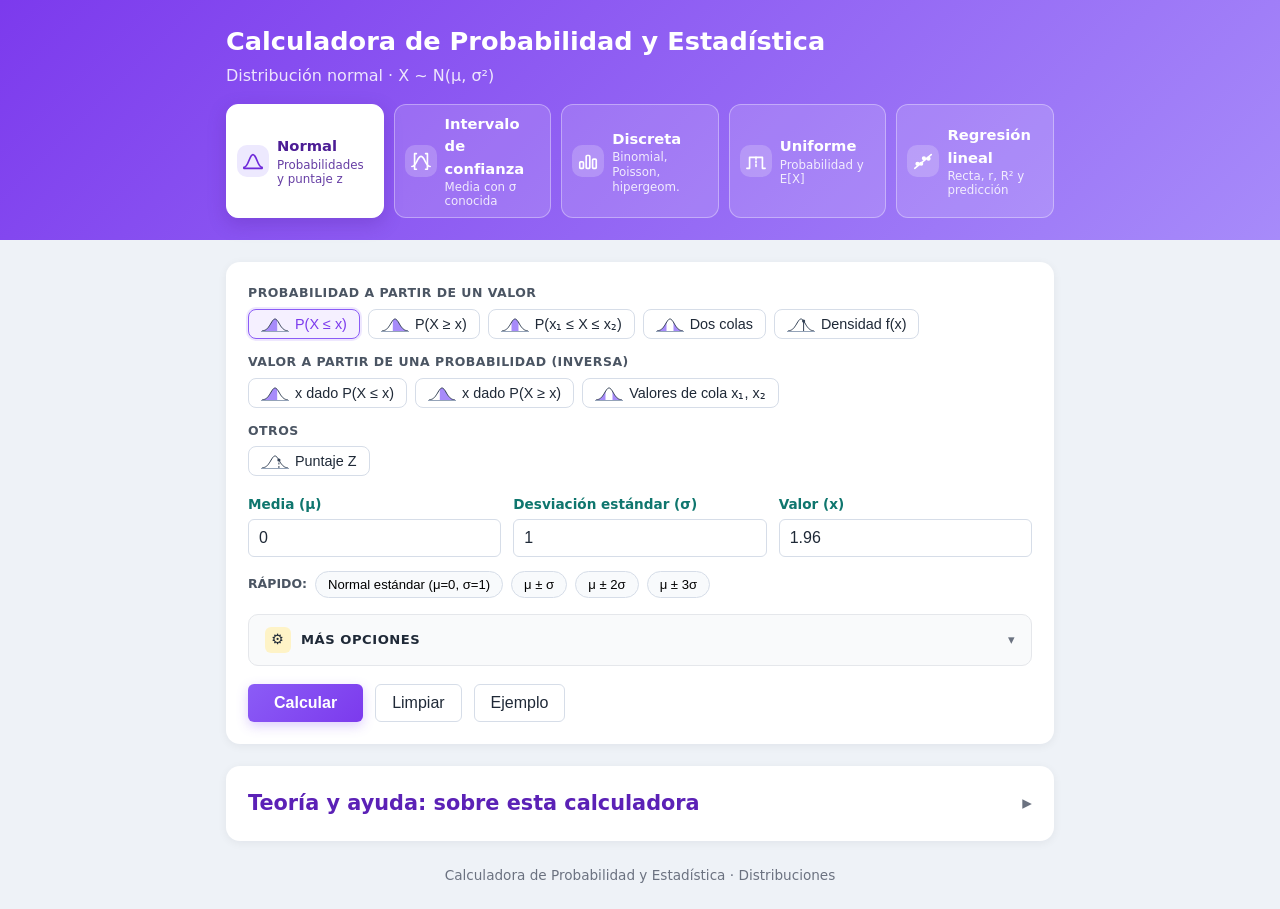
<file: index.html>
<!DOCTYPE html>
<html lang="es">
<head>
  <meta charset="UTF-8">
  <meta name="viewport" content="width=device-width, initial-scale=1">
  <title>Calculadora de Probabilidad y Estadística</title>
  <link rel="stylesheet" href="css/styles.css?v=48">
</head>
<body>
  <header class="site-header">
    <div class="wrap">
      <h1>Calculadora de Probabilidad y Estadística</h1>
      <p class="subtitle" id="calcSubtitle">Distribución normal · X ~ N(μ, σ²)</p>
      <nav class="calc-switch" role="tablist" aria-label="Elegir calculadora">
        <button class="calc-tab active" role="tab" data-calc-tab="normal">
          <span class="calc-tab-icon"><svg viewBox="0 0 24 24" width="22" height="22" fill="none" stroke="currentColor" stroke-width="1.8" stroke-linecap="round" stroke-linejoin="round" aria-hidden="true"><path d="M2 19 C7 19 8 5 12 5 S17 19 22 19"/><line x1="2" y1="20" x2="22" y2="20"/></svg></span>
          <span><b>Normal</b><small>Probabilidades y puntaje z</small></span>
        </button>
        <button class="calc-tab" role="tab" data-calc-tab="ci">
          <span class="calc-tab-icon"><svg viewBox="0 0 24 24" width="22" height="22" fill="none" stroke="currentColor" stroke-width="1.8" stroke-linecap="round" stroke-linejoin="round" aria-hidden="true"><path d="M2 18 C7 18 8 7 12 7 S17 18 22 18"/><path d="M7 4 H5 V21 H7"/><path d="M17 4 H19 V21 H17"/></svg></span>
          <span><b>Intervalo de confianza</b><small>Media con σ conocida</small></span>
        </button>
        <button class="calc-tab" role="tab" data-calc-tab="disc">
          <span class="calc-tab-icon"><svg viewBox="0 0 24 24" width="22" height="22" fill="none" stroke="currentColor" stroke-width="1.8" stroke-linecap="round" stroke-linejoin="round" aria-hidden="true"><rect x="3" y="13" width="4" height="7" rx="1"/><rect x="10" y="6" width="4" height="14" rx="1"/><rect x="17" y="10" width="4" height="10" rx="1"/></svg></span>
          <span><b>Discreta</b><small>Binomial, Poisson, hipergeom.</small></span>
        </button>
        <button class="calc-tab" role="tab" data-calc-tab="unif">
          <span class="calc-tab-icon"><svg viewBox="0 0 24 24" width="22" height="22" fill="none" stroke="currentColor" stroke-width="1.8" stroke-linecap="round" stroke-linejoin="round" aria-hidden="true"><path d="M2 20 H5 V8 H19 V20 H22"/><line x1="12" y1="8" x2="12" y2="20" stroke-dasharray="2 2"/></svg></span>
          <span><b>Uniforme</b><small>Probabilidad y E[X]</small></span>
        </button>
        <button class="calc-tab" role="tab" data-calc-tab="reg">
          <span class="calc-tab-icon"><svg viewBox="0 0 24 24" width="22" height="22" fill="none" stroke="currentColor" stroke-width="1.8" stroke-linecap="round" stroke-linejoin="round" aria-hidden="true"><line x1="3" y1="20" x2="21" y2="5"/><circle cx="6" cy="15" r="1.4" fill="currentColor"/><circle cx="10" cy="15" r="1.4" fill="currentColor"/><circle cx="13" cy="9" r="1.4" fill="currentColor"/><circle cx="18" cy="9.5" r="1.4" fill="currentColor"/></svg></span>
          <span><b>Regresión lineal</b><small>Recta, r, R² y predicción</small></span>
        </button>
      </nav>
    </div>
  </header>

  <main class="wrap">
    <section class="card" id="calculator" data-calc="normal">
      <!-- Tipo de cálculo -->
      <div class="group-title">Probabilidad a partir de un valor</div>
      <div class="mode-row">
        <button class="mode-btn active" data-mode="left">P(X ≤ x)</button>
        <button class="mode-btn" data-mode="right">P(X ≥ x)</button>
        <button class="mode-btn" data-mode="between">P(x₁ ≤ X ≤ x₂)</button>
        <button class="mode-btn" data-mode="tails">Dos colas</button>
        <button class="mode-btn" data-mode="density">Densidad f(x)</button>
      </div>

      <div class="group-title">Valor a partir de una probabilidad (inversa)</div>
      <div class="mode-row">
        <button class="mode-btn" data-mode="invLeft">x dado P(X ≤ x)</button>
        <button class="mode-btn" data-mode="invRight">x dado P(X ≥ x)</button>
        <button class="mode-btn" data-mode="invTails">Valores de cola x₁, x₂</button>
      </div>

      <div class="group-title">Otros</div>
      <div class="mode-row">
        <button class="mode-btn" data-mode="zscore">Puntaje Z</button>
      </div>

      <!-- Parámetros -->
      <div class="inputs">
        <label class="field">
          <span>Media (μ)</span>
          <input type="number" id="mu" value="0" step="any">
        </label>
        <label class="field">
          <span>Desviación estándar (σ)</span>
          <input type="number" id="sigma" value="1" step="any" min="0">
        </label>
        <label class="field" data-show="x1">
          <span id="x1Label">Valor (x)</span>
          <input type="number" id="x1" value="1.96" step="any">
        </label>
        <label class="field" data-show="x2">
          <span>Valor superior (x₂)</span>
          <input type="number" id="x2" value="1.96" step="any">
        </label>
        <label class="field" data-show="p">
          <span id="pLabel">Probabilidad (p)</span>
          <input type="number" id="p" value="0.95" step="any" min="0" max="1">
        </label>
        <label class="field" data-show="pType">
          <span>La probabilidad es</span>
          <select id="pType">
            <option value="center">Central (1 − α)</option>
            <option value="tails">Total en las dos colas (α)</option>
          </select>
        </label>
      </div>

      <div class="quick">
        <span class="quick-title">Rápido:</span>
        <button class="chip" data-quick="std">Normal estándar (μ=0, σ=1)</button>
        <button class="chip" data-quick="1">μ ± σ</button>
        <button class="chip" data-quick="2">μ ± 2σ</button>
        <button class="chip" data-quick="3">μ ± 3σ</button>
      </div>

      <details class="more">
        <summary><span class="icon">⚙</span> Más opciones</summary>
        <div class="more-body">
          <label class="field inline">
            <span>Decimales</span>
            <select id="decimals">
              <option>2</option><option>3</option><option selected>4</option>
              <option>5</option><option>6</option><option>8</option><option>10</option>
            </select>
          </label>
          <label class="field inline">
            <span>Rango del gráfico (± σ)</span>
            <select id="range">
              <option value="3">± 3σ</option>
              <option value="4" selected>± 4σ</option>
              <option value="5">± 5σ</option>
            </select>
          </label>
        </div>
      </details>

      <div class="actions">
        <button class="btn primary" id="calcBtn">Calcular</button>
        <button class="btn" id="clearBtn">Limpiar</button>
        <button class="btn" id="exampleBtn">Ejemplo</button>
      </div>

      <div class="error" id="error" hidden></div>

      <!-- Resultado -->
      <div class="result-card" id="resultCard" hidden>
        <h2 class="section-title">Resultado</h2>
        <div class="result-box">
          <div class="result-main" id="resultMain"></div>
          <div class="result-pct" id="resultPct"></div>
          <div class="result-sub" id="resultSub"></div>
        </div>

        <p class="explanation" id="explanation"></p>

        <div class="fold-bar">
          <span class="muted small">Más detalles</span>
          <button class="link-btn" id="expandAll">Abrir todo</button>
          <button class="link-btn" id="collapseAll">Cerrar todo</button>
        </div>

        <details class="fold" data-fold="chart">
          <summary><span class="fold-icon">📈</span> Gráfico interactivo</summary>
          <div class="fold-body">
        <div class="chart-box">
          <svg id="chart" xmlns="http://www.w3.org/2000/svg" role="img" aria-label="Gráfico de la distribución normal"></svg>
          <div class="chart-tools">
            <button class="btn small" data-png="chart" data-png-name="distribucion-normal.png">Guardar PNG</button>
            <label class="toggle"><input type="checkbox" id="showLabels" checked><span class="slider"></span> Etiquetas</label>
            <label class="toggle"><input type="checkbox" id="showSigma"><span class="slider"></span> Marcas σ</label>
            <label class="field inline">
              <span>Tamaño de fuente</span>
              <select id="fontScale">
                <option value="1" selected>1×</option>
                <option value="1.25">1.25×</option>
                <option value="1.5">1.5×</option>
              </select>
            </label>
          </div>
        </div>
        <p class="hint" id="dragHint">Tip: pasá el mouse sobre el gráfico para leer x, f(x) y P(X ≤ x); arrastrá los círculos azules para cambiar los valores.</p>
          </div>
        </details>

        <details class="fold" data-fold="related">
          <summary><span class="fold-icon">≈</span> Probabilidades relacionadas</summary>
          <div class="fold-body">
            <p class="muted small">Otras probabilidades útiles para los mismos valores, sin tener que recalcular.</p>
            <div class="related" id="related"></div>
          </div>
        </details>

        <details class="fold" data-fold="measures">
          <summary><span class="fold-icon">σ</span> Medidas de la distribución</summary>
          <div class="fold-body">
            <table class="measures" id="measures"></table>
          </div>
        </details>

        <details class="fold" data-fold="steps">
          <summary><span class="fold-icon"><i>ƒ</i></span> Cálculo paso a paso</summary>
          <div class="fold-body">
            <ol id="steps"></ol>
            <p class="note" id="stepsNote"></p>
          </div>
        </details>

        <details class="fold" data-fold="ztable">
          <summary><span class="fold-icon">Z</span> Tabla para estandarizar (normal estándar Z)</summary>
          <div class="fold-body">
            <p class="muted small">Primero estandarizá con z = (x − μ) / σ. Después buscá la <b>fila</b> con el entero y el primer decimal de z, y la <b>columna</b> con el segundo decimal. La celda marcada corresponde a tu cálculo.</p>
            <p class="muted small">La tabla tiene solo valores <b>positivos</b> de z. Para un z negativo se usa la simetría de la normal: <b>Φ(−z) = 1 − Φ(z)</b>, y P(Z &gt; −z) = Φ(z).</p>
            <div class="zt-controls">
              <label class="field inline">
                <span>Valores</span>
                <select id="ztType">
                  <option value="cdf">Acumulada Φ(z) = P(Z ≤ z)</option>
                  <option value="mean">Desde la media P(0 ≤ Z ≤ |z|)</option>
                </select>
              </label>
            </div>
            <div class="zt-info" id="ztInfo"></div>
            <div class="zt-wrap" id="ztWrap"><table class="ztable" id="ztable"></table></div>
          </div>
        </details>

        <details class="fold" data-fold="code">
          <summary><span class="fold-icon">⊞</span> Fórmulas de Excel</summary>
          <div class="fold-body">
            <h3 class="code-title">Excel (español)</h3>
            <div class="code"><pre id="excelEs"></pre><button class="copy" data-copy="excelEs">Copiar</button></div>
            <h3 class="code-title">Excel (inglés)</h3>
            <div class="code"><pre id="excelEn"></pre><button class="copy" data-copy="excelEn">Copiar</button></div>
          </div>
        </details>
      </div>
    </section>

    <!-- Teoría -->
    <details class="card theory fold-card" id="theory" data-fold="theory" data-calc="normal">
      <summary><h2 class="card-title">Teoría y ayuda: sobre esta calculadora</h2></summary>
      <p>Calculadora online y gratuita de la <b>distribución normal</b> (también llamada gaussiana o campana de Gauss). Calcula probabilidades, valores a partir de una probabilidad (normal inversa), la densidad y el puntaje z para cualquier normal N(μ, σ²). Además muestra un gráfico interactivo, el desarrollo paso a paso, la tabla Z y las fórmulas equivalentes de Excel.</p>

      <h3>¿Qué se puede calcular?</h3>
      <div class="table-wrap">
        <table class="calc-table">
          <thead><tr><th>Opción</th><th>Qué responde</th><th>Ejemplo de pregunta</th></tr></thead>
          <tbody>
            <tr><td><b>P(X ≤ x)</b></td><td>Probabilidad acumulada hasta x (función de distribución).</td><td>¿Qué proporción mide menos de 1,70 m?</td></tr>
            <tr><td><b>P(X ≥ x)</b></td><td>Probabilidad de la cola superior (1 − acumulada).</td><td>¿Qué proporción supera los 90 puntos?</td></tr>
            <tr><td><b>P(x₁ ≤ X ≤ x₂)</b></td><td>Probabilidad de que X esté entre dos valores.</td><td>¿Qué porcentaje pesa entre 60 y 75 kg?</td></tr>
            <tr><td><b>Dos colas</b></td><td>Probabilidad de quedar fuera del intervalo [x₁, x₂].</td><td>¿Cuántas piezas quedan fuera de tolerancia?</td></tr>
            <tr><td><b>Densidad f(x)</b></td><td>Altura de la curva en x (no es una probabilidad).</td><td>¿Cuánto vale la función de densidad en x = 12?</td></tr>
            <tr><td><b>x dado P(X ≤ x)</b></td><td>Valor para una probabilidad acumulada (cuantil, percentil).</td><td>¿Qué nota deja al 90 % por debajo?</td></tr>
            <tr><td><b>x dado P(X ≥ x)</b></td><td>Valor para una probabilidad de cola superior.</td><td>¿Desde qué puntaje está el 5 % superior?</td></tr>
            <tr><td><b>Valores de cola x₁, x₂</b></td><td>Los dos límites simétricos para una probabilidad central o de colas.</td><td>¿Entre qué valores está el 95 % central?</td></tr>
            <tr><td><b>Puntaje Z</b></td><td>Cuántas desviaciones estándar está x de la media.</td><td>¿Qué tan inusual es medir 2,05 m?</td></tr>
          </tbody>
        </table>
      </div>

      <h3>Cómo usarla</h3>
      <ol class="howto">
        <li><span>1</span><div>Cargá la media (μ) y la desviación estándar (σ). Si no las conocés o querés trabajar con la normal estándar, tocá <b>Normal estándar</b> (μ = 0, σ = 1).</div></li>
        <li><span>2</span><div>Elegí qué querés calcular: los íconos muestran qué zona de la curva se va a sombrear.</div></li>
        <li><span>3</span><div>Ingresá el valor o la probabilidad. El resultado se actualiza mientras escribís (o presioná <b>Calcular</b>).</div></li>
        <li><span>4</span><div>Explorá el gráfico: pasá el mouse para leer x, f(x) y P(X ≤ x) en cualquier punto, y arrastrá los círculos para mover los límites.</div></li>
      </ol>

      <h3>Fórmulas</h3>
      <div class="formulas">
        <div class="formula">
          <div class="formula-name">Función de densidad</div>
          <div class="math"><math display="block"><mrow><mi>f</mi><mrow><mo stretchy="false" lspace="0" rspace="0">(</mo><mi>x</mi><mo stretchy="false" lspace="0" rspace="0">)</mo></mrow><mo>=</mo><mfrac><mn>1</mn><mrow><mi>σ</mi><msqrt><mrow><mn>2</mn><mi>π</mi></mrow></msqrt></mrow></mfrac><msup><mi>e</mi><mrow><mo>−</mo><mfrac><msup><mrow><mo stretchy="false" lspace="0" rspace="0">(</mo><mi>x</mi><mo>−</mo><mi>μ</mi><mo stretchy="false" lspace="0" rspace="0">)</mo></mrow><mn>2</mn></msup><mrow><mn>2</mn><msup><mi>σ</mi><mn>2</mn></msup></mrow></mfrac></mrow></msup></mrow></math></div>
        </div>
        <div class="formula">
          <div class="formula-name">Estandarización (puntaje z)</div>
          <div class="math"><math display="block"><mrow><mi>z</mi><mo>=</mo><mfrac><mrow><mi>x</mi><mo>−</mo><mi>μ</mi></mrow><mi>σ</mi></mfrac></mrow></math></div>
        </div>
        <div class="formula">
          <div class="formula-name">Desestandarización</div>
          <div class="math"><math display="block"><mrow><mi>x</mi><mo>=</mo><mi>μ</mi><mo>+</mo><mi>z</mi><mi>σ</mi></mrow></math></div>
        </div>
        <div class="formula">
          <div class="formula-name">Desviación estándar poblacional</div>
          <div class="math"><math display="block"><mrow><mi>σ</mi><mo>=</mo><msqrt><msup><mi>σ</mi><mn>2</mn></msup></msqrt></mrow></math><div class="muted small">σ² = varianza poblacional: el desvío estándar es la raíz cuadrada de la varianza</div></div>
        </div>
        <div class="formula">
          <div class="formula-name">Error estándar de la media</div>
          <div class="math"><math display="block"><mrow><msub><mi>σ</mi><mi class="bar">x̄</mi></msub><mo>=</mo><mfrac><mi>σ</mi><msqrt><mi>n</mi></msqrt></mfrac></mrow></math><div class="muted small">desvío de la media muestral x̄ en muestras de tamaño n</div></div>
        </div>
      </div>

      <h3>¿Qué es la distribución normal?</h3>
      <p>Es la distribución continua más usada en estadística. Muchas variables reales se parecen a ella, como la altura, el peso, los errores de medición o las notas de un examen masivo. Su gráfico tiene forma de <b>campana simétrica</b>: la mayoría de los datos se agrupa cerca de la media y la frecuencia baja a medida que nos alejamos del centro. Queda completamente determinada por dos parámetros: la media μ, que indica dónde está el centro, y la desviación estándar σ, que indica qué tan ancha es la campana.</p>

      <h3>Regla empírica (68 – 95 – 99,7)</h3>
      <div class="empirical">
        <div class="emp-item"><div class="emp-pct">68,27 %</div><div>entre μ − σ y μ + σ</div></div>
        <div class="emp-item"><div class="emp-pct">95,45 %</div><div>entre μ − 2σ y μ + 2σ</div></div>
        <div class="emp-item"><div class="emp-pct">99,73 %</div><div>entre μ − 3σ y μ + 3σ</div></div>
      </div>
      <p class="muted small">Probalo con los botones rápidos <b>μ ± σ</b>, <b>μ ± 2σ</b> y <b>μ ± 3σ</b> de la calculadora.</p>

      <h3>Teorema Central del Límite</h3>
      <p>La suma o el promedio de muchas variables aleatorias independientes tiende a tener una distribución normal, <i>aunque las variables originales no sean normales</i>. Cuanto más grande es la muestra, mejor es la aproximación. Por eso la normal aparece en intervalos de confianza y pruebas de hipótesis.</p>

      <h3>La normal estándar</h3>
      <p>Es el caso particular con μ = 0 y σ = 1, y se la suele llamar Z. Si X ~ N(μ, σ²), el valor estandarizado z = (x − μ)/σ sigue una normal estándar. Así, cualquier probabilidad se calcula con una única tabla: P(X ≤ x) = Φ(z). La calculadora hace exactamente eso y lo muestra en el <b>cálculo paso a paso</b>.</p>
    </details>

    <!-- ================= Intervalo de confianza ================= -->
    <section class="card" id="ciCalc" data-calc="ci" hidden>
      <h2 class="card-title">Intervalo de confianza para la media (σ conocida)</h2>
      <p class="muted small">Calcula x̄ ± z<sub>α/2</sub> · σ/√n a partir del tamaño de la muestra, la media muestral, la desviación estándar y el nivel de confianza.</p>

      <div class="inputs">
        <label class="field">
          <span>Tamaño de la muestra (n)</span>
          <input type="number" id="ciN" value="60" step="1" min="1">
        </label>
        <label class="field">
          <span>Media de la muestra (x̄)</span>
          <input type="number" id="ciMean" value="998.6" step="any">
        </label>
        <label class="field">
          <span>El dato de dispersión es</span>
          <select id="ciDisp">
            <option value="sd">Desviación estándar (σ)</option>
            <option value="var">Varianza (σ²)</option>
          </select>
        </label>
        <label class="field">
          <span id="ciSdLabel">Desviación estándar (σ)</span>
          <input type="number" id="ciSd" value="3.2" step="any" min="0">
        </label>
        <label class="field">
          <span>Nivel de confianza (%)</span>
          <input type="number" id="ciConf" value="95" step="any" min="0" max="100">
        </label>
      </div>

      <div class="quick">
        <span class="quick-title">Nivel:</span>
        <button class="chip" data-ci-conf="90">90 %</button>
        <button class="chip" data-ci-conf="95">95 %</button>
        <button class="chip" data-ci-conf="98">98 %</button>
        <button class="chip" data-ci-conf="99">99 %</button>
      </div>

      <details class="more">
        <summary><span class="icon">⚙</span> Más opciones</summary>
        <div class="more-body">
          <label class="field inline">
            <span>Decimales</span>
            <select id="ciDecimals">
              <option>2</option><option>3</option><option selected>4</option>
              <option>5</option><option>6</option><option>8</option>
            </select>
          </label>
          <label class="field inline">
            <span>La desviación es</span>
            <select id="ciSdType">
              <option value="pop">σ poblacional (conocida)</option>
              <option value="sample">s muestral</option>
            </select>
          </label>
        </div>
      </details>

      <div class="actions">
        <button class="btn primary" id="ciCalcBtn">Calcular</button>
        <button class="btn" id="ciClearBtn">Limpiar</button>
        <button class="btn" id="ciExampleBtn">Ejemplo</button>
      </div>

      <div class="error" id="ciError" hidden></div>

      <div class="result-card" id="ciResult" hidden>
        <h2 class="section-title">Resultado</h2>
        <div class="result-box">
          <div class="result-main" id="ciMain"></div>
          <div class="result-pct" id="ciPm"></div>
          <div class="result-sub" id="ciSub"></div>
        </div>
        <div class="warn" id="ciWarn" hidden></div>

        <p class="explanation" id="ciExplanation"></p>

        <div class="fold-bar">
          <span class="muted small">Más detalles</span>
          <button class="link-btn" id="ciExpandAll">Abrir todo</button>
          <button class="link-btn" id="ciCollapseAll">Cerrar todo</button>
        </div>

        <details class="fold" data-fold="ciChart">
          <summary><span class="fold-icon">📈</span> Gráfico del intervalo</summary>
          <div class="fold-body">
            <div class="chart-box">
              <svg id="ciChart" xmlns="http://www.w3.org/2000/svg" role="img" aria-label="Distribución muestral de la media"></svg>
              <div class="chart-tools"><button class="btn small" data-png="ciChart" data-png-name="intervalo-de-confianza.png">Guardar PNG</button></div>
            </div>
            <p class="hint">Curva de la distribución muestral de x̄: N(x̄, σ²/n). La zona sombreada es el nivel de confianza.</p>
          </div>
        </details>

        <details class="fold" data-fold="ciMeasures">
          <summary><span class="fold-icon">σ</span> Resumen de valores</summary>
          <div class="fold-body"><table class="measures" id="ciMeasures"></table></div>
        </details>

        <details class="fold" data-fold="ciLevels">
          <summary><span class="fold-icon">≈</span> El mismo intervalo con otros niveles de confianza</summary>
          <div class="fold-body">
            <p class="muted small">A mayor confianza, mayor z<sub>α/2</sub> y por lo tanto un intervalo más ancho.</p>
            <div class="table-wrap"><table class="calc-table ci-levels" id="ciLevels"></table></div>
          </div>
        </details>

        <details class="fold" data-fold="ciSize">
          <summary><span class="fold-icon">n</span> ¿Qué tamaño de muestra necesito?</summary>
          <div class="fold-body">
            <p class="muted small">Para lograr un margen de error E con el mismo σ y nivel de confianza: n = (z<sub>α/2</sub> · σ / E)², redondeado hacia arriba.</p>
            <div class="inputs ci-size-inputs">
              <label class="field"><span>Margen de error deseado (E)</span><input type="number" id="ciE" step="any" min="0"></label>
            </div>
            <div class="zt-info" id="ciSizeOut"></div>
          </div>
        </details>

        <details class="fold" data-fold="ciStd">
          <summary><span class="fold-icon">Z</span> Resolución tipificando (como en clase)</summary>
          <div class="fold-body">
            <p class="muted small">Se parte del intervalo de la normal estándar N(0 ; 1), se tipifica la media muestral y se despeja μ.</p>
            <ol id="ciStdSteps"></ol>
          </div>
        </details>

        <details class="fold" data-fold="ciSteps">
          <summary><span class="fold-icon"><i>ƒ</i></span> Cálculo paso a paso</summary>
          <div class="fold-body"><ol id="ciSteps"></ol></div>
        </details>

        <details class="fold" data-fold="ciExcel">
          <summary><span class="fold-icon">⊞</span> Fórmulas de Excel</summary>
          <div class="fold-body">
            <h3 class="code-title">Excel (español)</h3>
            <div class="code"><pre id="ciExcelEs"></pre><button class="copy" data-copy="ciExcelEs">Copiar</button></div>
            <h3 class="code-title">Excel (inglés)</h3>
            <div class="code"><pre id="ciExcelEn"></pre><button class="copy" data-copy="ciExcelEn">Copiar</button></div>
          </div>
        </details>
      </div>
    </section>

    <details class="card theory fold-card" id="ciTheory" data-fold="ciTheory" data-calc="ci" hidden>
      <summary><h2 class="card-title">Teoría y ayuda: intervalo de confianza</h2></summary>
      <p>Un <b>intervalo de confianza</b> es un rango de valores, calculado a partir de una muestra, que con cierta confianza contiene al verdadero valor de la media poblacional μ. Cuando la desviación estándar de la población σ es conocida (o la muestra es grande), se usa la distribución normal.</p>

      <h3>Fórmula</h3>
      <div class="formulas">
        <div class="formula">
          <div class="formula-name">Intervalo de confianza</div>
          <div class="math"><math display="block"><mrow><mi class="bar">x̄</mi><mo>±</mo><msub><mi>z</mi><mrow><mi>α</mi><mo lspace="0" rspace="0">/</mo><mn>2</mn></mrow></msub><mfrac><mi>σ</mi><msqrt><mi>n</mi></msqrt></mfrac></mrow></math></div>
        </div>
        <div class="formula">
          <div class="formula-name">Margen de error</div>
          <div class="math"><math display="block"><mrow><mi>E</mi><mo>=</mo><msub><mi>z</mi><mrow><mi>α</mi><mo lspace="0" rspace="0">/</mo><mn>2</mn></mrow></msub><mfrac><mi>σ</mi><msqrt><mi>n</mi></msqrt></mfrac></mrow></math></div>
        </div>
        <div class="formula">
          <div class="formula-name">Tamaño de muestra</div>
          <div class="math"><math display="block"><mrow><mi>n</mi><mo>=</mo><msup><mrow><mo lspace="0" rspace="0">(</mo><mfrac><mrow><msub><mi>z</mi><mrow><mi>α</mi><mo lspace="0" rspace="0">/</mo><mn>2</mn></mrow></msub><mi>σ</mi></mrow><mi>E</mi></mfrac><mo lspace="0" rspace="0">)</mo></mrow><mn>2</mn></msup></mrow></math></div>
        </div>
        <div class="formula">
          <div class="formula-name">Desvío a partir de la varianza</div>
          <div class="math"><math display="block"><mrow><mi>σ</mi><mo>=</mo><msqrt><msup><mi>σ</mi><mn>2</mn></msup></msqrt></mrow></math><div class="muted small">si el enunciado da la varianza σ², primero se saca la raíz</div></div>
        </div>
        <div class="formula">
          <div class="formula-name">Error estándar de la media</div>
          <div class="math"><math display="block"><mrow><msub><mi>σ</mi><mi class="bar">x̄</mi></msub><mo>=</mo><mfrac><mi>σ</mi><msqrt><mi>n</mi></msqrt></mfrac></mrow></math><div class="muted small">desvío de la media muestral x̄</div></div>
        </div>
      </div>

      <h3>Resolución tipificando (paso a paso)</h3>
      <p>Es la misma fórmula, pero obtenida desde la normal estándar, como se hace en clase:</p>
      <ol class="std-steps"><li><div>En la normal estándar N(0 ; 1) se busca el intervalo central con la confianza pedida. Al 95 %:</div><div class="step-math"><math><mrow><mo>−</mo><mn>1.96</mn><mo>≤</mo><mi>Z</mi><mo>≤</mo><mn>1.96</mn></mrow></math> <span class="muted">→  IC(−1.96 ; 1.96)</span></div></li><li><div>La media muestral se distribuye normal, con desvío σ/√n:</div><div class="step-math"><math><mrow><mi class="bar">x̄</mi><mo>∼</mo><mi>N</mi><mo stretchy="false" lspace="0" rspace="0">(</mo><mi>μ</mi><mo>;</mo><mfrac displaystyle="true"><msup><mi>σ</mi><mn>2</mn></msup><mi>n</mi></mfrac><mo stretchy="false" lspace="0" rspace="0">)</mo></mrow></math></div></li><li><div>Se tipifica la media muestral:</div><div class="step-math"><math><mrow><mi>Z</mi><mo>=</mo><mfrac displaystyle="true"><mrow><mi class="bar">x̄</mi><mo>−</mo><mi>μ</mi></mrow><mfrac displaystyle="true"><mi>σ</mi><msqrt><mi>n</mi></msqrt></mfrac></mfrac></mrow></math></div></li><li><div>Se reemplaza Z en el intervalo:</div><div class="step-math"><math><mrow><mo>−</mo><mn>1.96</mn><mo>≤</mo><mfrac displaystyle="true"><mrow><mi class="bar">x̄</mi><mo>−</mo><mi>μ</mi></mrow><mfrac displaystyle="true"><mi>σ</mi><msqrt><mi>n</mi></msqrt></mfrac></mfrac><mo>≤</mo><mn>1.96</mn></mrow></math></div></li><li><div>Se multiplica todo por σ/√n:</div><div class="step-math"><math><mrow><mo>−</mo><mn>1.96</mn><mfrac displaystyle="true"><mi>σ</mi><msqrt><mi>n</mi></msqrt></mfrac><mo>≤</mo><mi class="bar">x̄</mi><mo>−</mo><mi>μ</mi><mo>≤</mo><mn>1.96</mn><mfrac displaystyle="true"><mi>σ</mi><msqrt><mi>n</mi></msqrt></mfrac></mrow></math></div></li><li><div>Se despeja μ, y queda el intervalo de confianza:</div><div class="step-math"><math><mrow><mi class="bar">x̄</mi><mo>−</mo><mn>1.96</mn><mfrac displaystyle="true"><mi>σ</mi><msqrt><mi>n</mi></msqrt></mfrac><mo>≤</mo><mi>μ</mi><mo>≤</mo><mi class="bar">x̄</mi><mo>+</mo><mn>1.96</mn><mfrac displaystyle="true"><mi>σ</mi><msqrt><mi>n</mi></msqrt></mfrac></mrow></math></div></li></ol>
      <div class="worked">
        <div class="worked-title">Ejemplo resuelto</div>
        <p><i>Se toma una muestra de n = 8 con media x̄ = 22.5. La varianza poblacional es σ² = 4. Construir el intervalo de confianza del 95 % para μ.</i></p>
        <ol>
          <li>Desvío: σ = √4 = 2</li>
          <li>Error estándar: σ/√n = 2/√8 = 2/2.8284 = 0.7071</li>
          <li>Al 95 % en N(0 ; 1): IC(−1.96 ; 1.96)</li>
          <li>Tipificar: −1.96 ≤ (22.5 − μ)/0.7071 ≤ 1.96</li>
          <li>Multiplicar por 0.7071: −1.3859 ≤ 22.5 − μ ≤ 1.3859</li>
          <li>Despejar μ: 22.5 − 1.3859 ≤ μ ≤ 22.5 + 1.3859</li>
          <li><b>IC = (21.1141 ; 23.8859)</b></li>
        </ol>
        <p class="muted small">En la calculadora: n = 8, x̄ = 22.5, "El dato de dispersión es" → Varianza, valor 4, confianza 95 %. En el resultado, abrí "Resolución tipificando".</p>
      </div>

      <h3>Valores críticos más usados</h3>
      <div class="empirical">
        <div class="emp-item"><div class="emp-pct">1,645</div><div>confianza 90 % (α = 0,10)</div></div>
        <div class="emp-item"><div class="emp-pct">1,960</div><div>confianza 95 % (α = 0,05)</div></div>
        <div class="emp-item"><div class="emp-pct">2,576</div><div>confianza 99 % (α = 0,01)</div></div>
      </div>

      <h3>Cómo usarla</h3>
      <ol class="howto">
        <li><span>1</span><div>Ingresá el tamaño de la muestra <b>n</b>, la media muestral <b>x̄</b> y el dato de dispersión. Si el enunciado da la <b>varianza</b>, elegí "Varianza" en "El dato de dispersión es" y la calculadora saca la raíz sola.</div></li>
        <li><span>2</span><div>Elegí el nivel de confianza (o tocá 90 %, 95 %, 98 % o 99 %).</div></li>
        <li><span>3</span><div>Leé el intervalo [límite inferior, límite superior] y el margen de error. Abrí las secciones de abajo para ver el gráfico, el paso a paso y las fórmulas de Excel.</div></li>
      </ol>

      <h3>¿Cómo se interpreta?</h3>
      <p>Un intervalo del 95 % <b>no</b> significa que μ tenga un 95 % de probabilidad de estar en ese intervalo puntual. Significa que, si repitiéramos el muestreo muchas veces y calculáramos un intervalo con cada muestra, aproximadamente el 95 % de esos intervalos contendría a μ.</p>

      <h3>¿σ o s?</h3>
      <p>Esta calculadora usa z (normal estándar), que es lo correcto cuando σ es la desviación <b>poblacional</b> conocida. Si solo tenés la desviación <b>muestral</b> s, con muestras grandes (n ≥ 30) la aproximación con z es razonable; con muestras chicas conviene usar la distribución t de Student.</p>
    </details>

    <!-- ================= Distribuciones discretas ================= -->
    <section class="card" id="discCalc" data-calc="disc" hidden>
      <h2 class="card-title">Distribuciones discretas: elección, justificación y cálculo</h2>
      <p class="muted small">Respondé dos preguntas sobre el problema y la calculadora te dice qué distribución usar y por qué. Después cargá los parámetros y calculá.</p>

      <div class="step-box">
        <div class="step-head"><span class="step-num">1</span> ¿Qué distribución uso?</div>
        <div class="q-title">¿Qué cuenta la variable X?</div>
        <div class="choice-grid" data-q="q1">
          <button class="choice" data-value="exitos">
            <b>Cantidad de éxitos</b>
            <span>en un número fijo n de ensayos o de elementos elegidos.</span>
            <em>Ej.: piezas defectuosas en una muestra de 10.</em>
          </button>
          <button class="choice" data-value="eventos">
            <b>Cantidad de eventos en un intervalo</b>
            <span>de tiempo, longitud, área o volumen, con una tasa promedio λ.</span>
            <em>Ej.: llamadas por hora, fallas por metro.</em>
          </button>
        </div>
        <div id="q2Box" hidden>
          <div class="q-title">¿Cómo se eligen los ensayos o elementos?</div>
          <div class="choice-grid" data-q="q2">
            <button class="choice" data-value="indep">
              <b>Con reposición o ensayos independientes</b>
              <span>La probabilidad de éxito p es la misma en cada ensayo.</span>
              <em>Ej.: lanzar un dado 10 veces.</em>
            </button>
            <button class="choice" data-value="sinrep">
              <b>Sin reposición de una población finita</b>
              <span>Hay N elementos, K son éxitos; p cambia en cada extracción.</span>
              <em>Ej.: sacar 5 cartas de un mazo.</em>
            </button>
          </div>
        </div>
        <div class="recommend" id="dRecommend" hidden></div>
      </div>

      <div class="step-box">
        <div class="step-head"><span class="step-num">2</span> Parámetros y cálculo</div>
        <div class="mode-row" id="dDistTabs">
          <button class="mode-btn" data-dist="binom">Binomial</button>
          <button class="mode-btn" data-dist="poisson">Poisson</button>
          <button class="mode-btn" data-dist="hyper">Hipergeométrica</button>
        </div>

        <div class="inputs">
          <label class="field" data-dparam="n"><span id="dNLabel">Número de ensayos (n)</span><input type="number" id="dN" value="10" step="1" min="0"></label>
          <label class="field" data-dparam="p"><span>Probabilidad de éxito (p)</span><input type="number" id="dP" value="0.3" step="any" min="0" max="1"></label>
          <label class="field" data-dparam="lambda"><span>Tasa promedio (λ)</span><input type="number" id="dLambda" value="4" step="any" min="0"></label>
          <label class="field" data-dparam="N"><span>Tamaño de la población (N)</span><input type="number" id="dPopN" value="50" step="1" min="1"></label>
          <label class="field" data-dparam="K"><span>Éxitos en la población (K)</span><input type="number" id="dPopK" value="10" step="1" min="0"></label>
        </div>

        <div class="inputs">
          <label class="field">
            <span>Probabilidad a calcular</span>
            <select id="dType">
              <option value="eq">P(X = x)  · exactamente x</option>
              <option value="le">P(X ≤ x)  · como máximo x</option>
              <option value="lt">P(X &lt; x)  · menos de x</option>
              <option value="ge">P(X ≥ x)  · al menos x</option>
              <option value="gt">P(X &gt; x)  · más de x</option>
              <option value="between">P(a ≤ X ≤ b)  · entre a y b</option>
            </select>
          </label>
          <label class="field" data-dk="k"><span>Valor (x)</span><input type="number" id="dK" value="3" step="1"></label>
          <label class="field" data-dk="ab"><span>Desde (a)</span><input type="number" id="dA" value="2" step="1"></label>
          <label class="field" data-dk="ab"><span>Hasta (b)</span><input type="number" id="dB" value="4" step="1"></label>
        </div>

        <details class="more">
          <summary><span class="icon">⚙</span> Más opciones</summary>
          <div class="more-body">
            <label class="field inline">
              <span>Decimales</span>
              <select id="dDecimals"><option>2</option><option>3</option><option selected>4</option><option>5</option><option>6</option><option>8</option></select>
            </label>
          </div>
        </details>

        <div class="actions">
          <button class="btn primary" id="dCalcBtn">Calcular</button>
          <button class="btn" id="dClearBtn">Limpiar</button>
          <button class="btn" id="dExampleBtn">Ejemplo</button>
        </div>
        <div class="example-text" id="dExampleText" hidden></div>
      </div>

      <div class="error" id="dError" hidden></div>

      <div class="result-card" id="dResult" hidden>
        <h2 class="section-title">Resultado</h2>
        <div class="result-box">
          <div class="result-main" id="dMain"></div>
          <div class="result-pct" id="dPct"></div>
          <div class="result-sub" id="dSub"></div>
        </div>
        <div class="warn" id="dWarn" hidden></div>
        <p class="explanation" id="dExplanation"></p>

        <div class="fold-bar">
          <span class="muted small">Más detalles</span>
          <button class="link-btn" id="dExpandAll">Abrir todo</button>
          <button class="link-btn" id="dCollapseAll">Cerrar todo</button>
        </div>

        <details class="fold" data-fold="dJust">
          <summary><span class="fold-icon">✓</span> Justificación: ¿por qué esta distribución?</summary>
          <div class="fold-body" id="dJustification"></div>
        </details>
        <details class="fold" data-fold="dChart">
          <summary><span class="fold-icon">📊</span> Gráfico de probabilidades</summary>
          <div class="fold-body">
            <div class="chart-box"><svg id="dChart" xmlns="http://www.w3.org/2000/svg" role="img" aria-label="Gráfico de barras de la distribución"></svg><div class="chart-tools"><button class="btn small" data-png="dChart" data-png-name="distribucion-discreta.png">Guardar PNG</button></div></div>
            <p class="hint">Las barras violetas son los valores de x que entran en la probabilidad calculada. Pasá el mouse sobre una barra para ver su valor.</p>
          </div>
        </details>
        <details class="fold" data-fold="dMeasures">
          <summary><span class="fold-icon">σ</span> Valor esperado, varianza y desvío</summary>
          <div class="fold-body"><table class="measures" id="dMeasures"></table></div>
        </details>
        <details class="fold" data-fold="dTable">
          <summary><span class="fold-icon">≡</span> Tabla de probabilidades</summary>
          <div class="fold-body"><div class="zt-wrap"><table class="calc-table dist-table" id="dTable"></table></div></div>
        </details>
        <details class="fold" data-fold="dSteps">
          <summary><span class="fold-icon"><i>ƒ</i></span> Cálculo paso a paso</summary>
          <div class="fold-body"><ol id="dSteps"></ol></div>
        </details>
        <details class="fold" data-fold="dExcel">
          <summary><span class="fold-icon">⊞</span> Fórmulas de Excel</summary>
          <div class="fold-body">
            <h3 class="code-title">Excel (español)</h3>
            <div class="code"><pre id="dExcelEs"></pre><button class="copy" data-copy="dExcelEs">Copiar</button></div>
            <h3 class="code-title">Excel (inglés)</h3>
            <div class="code"><pre id="dExcelEn"></pre><button class="copy" data-copy="dExcelEn">Copiar</button></div>
          </div>
        </details>
      </div>
    </section>

    <details class="card theory fold-card" id="discTheory" data-fold="discTheory" data-calc="disc" hidden>
      <summary><h2 class="card-title">Teoría y ayuda: distribuciones discretas</h2></summary>
      <p>Una variable aleatoria es <b>discreta</b> cuando toma valores aislados que se pueden contar (0, 1, 2, …). Su distribución se describe con la función de probabilidad f(x) = P(X = x), y la suma de todas las probabilidades es 1.</p>
      <h3>Fórmulas</h3>
      <div class="formula-cards" id="dTheoryFormulas"></div>
      <h3>Resumen</h3>
      <div class="table-wrap">
        <table class="calc-table">
          <thead><tr><th>Distribución</th><th>Cuándo se usa</th><th>f(x) = P(X = x)</th><th>E(X)</th><th>Var(X)</th></tr></thead>
          <tbody>
            <tr><td><b>Binomial</b><br>Bin(n, p)</td><td>Éxitos en n ensayos independientes con p constante (con reposición).</td><td><math><mrow><mrow><mi>f</mi><mrow><mo stretchy="false" lspace="0" rspace="0">(</mo><mi>x</mi><mo stretchy="false" lspace="0" rspace="0">)</mo></mrow></mrow><mo>=</mo><mrow><mo lspace="0" rspace="0">(</mo><mfrac linethickness="0"><mi>n</mi><mi>x</mi></mfrac><mo lspace="0" rspace="0">)</mo></mrow><msup><mi>p</mi><mi>x</mi></msup><msup><mrow><mo stretchy="false" lspace="0" rspace="0">(</mo><mn>1</mn><mo>−</mo><mi>p</mi><mo stretchy="false" lspace="0" rspace="0">)</mo></mrow><mrow><mo stretchy="false" lspace="0" rspace="0">(</mo><mi>n</mi><mo>−</mo><mi>x</mi><mo stretchy="false" lspace="0" rspace="0">)</mo></mrow></msup></mrow></math></td><td><math><mrow><mi>n</mi><mi>p</mi></mrow></math></td><td><math><mrow><mi>n</mi><mi>p</mi><mrow><mo stretchy="false" lspace="0" rspace="0">(</mo><mn>1</mn><mo>−</mo><mi>p</mi><mo stretchy="false" lspace="0" rspace="0">)</mo></mrow></mrow></math></td></tr>
            <tr><td><b>Poisson</b><br>P(λ)</td><td>Eventos en un intervalo de tiempo o espacio con tasa promedio λ.</td><td><math><mrow><mrow><mi>f</mi><mrow><mo stretchy="false" lspace="0" rspace="0">(</mo><mi>x</mi><mo stretchy="false" lspace="0" rspace="0">)</mo></mrow></mrow><mo>=</mo><mfrac><mrow><msup><mi>λ</mi><mi>x</mi></msup><msup><mi>e</mi><mrow><mo>−</mo><mi>λ</mi></mrow></msup></mrow><mrow><mi>x</mi><mo>!</mo></mrow></mfrac></mrow></math></td><td><math><mi>λ</mi></math></td><td><math><mi>λ</mi></math></td></tr>
            <tr><td><b>Hipergeométrica</b><br>H(N, K, n)</td><td>Éxitos en una muestra de n tomada <i>sin reposición</i> de N elementos con K éxitos.</td><td><math><mrow><mrow><mi>f</mi><mrow><mo stretchy="false" lspace="0" rspace="0">(</mo><mi>x</mi><mo stretchy="false" lspace="0" rspace="0">)</mo></mrow></mrow><mo>=</mo><mfrac><mrow><mrow><mo lspace="0" rspace="0">(</mo><mfrac linethickness="0"><mi>K</mi><mi>x</mi></mfrac><mo lspace="0" rspace="0">)</mo></mrow><mrow><mo lspace="0" rspace="0">(</mo><mfrac linethickness="0"><mrow><mi>N</mi><mo>−</mo><mi>K</mi></mrow><mrow><mi>n</mi><mo>−</mo><mi>x</mi></mrow></mfrac><mo lspace="0" rspace="0">)</mo></mrow></mrow><mrow><mo lspace="0" rspace="0">(</mo><mfrac linethickness="0"><mi>N</mi><mi>n</mi></mfrac><mo lspace="0" rspace="0">)</mo></mrow></mfrac></mrow></math></td><td><math><mrow><mi>n</mi><mfrac><mi>K</mi><mi>N</mi></mfrac></mrow></math></td><td><math><mrow><mi>n</mi><mrow><mo lspace="0" rspace="0">(</mo><mfrac><mi>K</mi><mi>N</mi></mfrac><mo lspace="0" rspace="0">)</mo></mrow><mrow><mo lspace="0" rspace="0">(</mo><mn>1</mn><mo>−</mo><mfrac><mi>K</mi><mi>N</mi></mfrac><mo lspace="0" rspace="0">)</mo></mrow><mrow><mo lspace="0" rspace="0">(</mo><mfrac><mrow><mi>N</mi><mo>−</mo><mi>n</mi></mrow><mrow><mi>N</mi><mo>−</mo><mn>1</mn></mrow></mfrac><mo lspace="0" rspace="0">)</mo></mrow></mrow></math></td></tr>
          </tbody>
        </table>
      </div>
      <h3>Aproximaciones útiles</h3>
      <ul>
        <li><b>Hipergeométrica ≈ Binomial</b> con p = K/N cuando la muestra es chica respecto de la población (n/N ≤ 0,05).</li>
        <li><b>Binomial ≈ Poisson</b> con λ = np cuando n es grande y p chica (por ejemplo n ≥ 20 y p ≤ 0,05).</li>
      </ul>
      <h3>Palabras clave en los enunciados</h3>
      <ul>
        <li>"<b>como máximo</b> x", "no más de x" → P(X ≤ x)</li>
        <li>"<b>al menos</b> x", "como mínimo x" → P(X ≥ x) = 1 − P(X ≤ x − 1)</li>
        <li>"<b>más de</b> x" → P(X &gt; x);  "<b>menos de</b> x" → P(X &lt; x)</li>
        <li>"<b>exactamente</b> x" → P(X = x)</li>
      </ul>
    </details>

    <!-- ================= Distribución uniforme ================= -->
    <section class="card" id="unifCalc" data-calc="unif" hidden>
      <h2 class="card-title">Distribución uniforme continua: probabilidad, valor esperado y gráfico</h2>
      <p class="muted small">X ~ U(a, b): todos los valores entre a y b son igualmente probables (cualquier número real del intervalo).</p>

      <div class="inputs">
        <label class="field"><span>Mínimo (a)</span><input type="number" id="uA" value="2" step="any"></label>
        <label class="field"><span>Máximo (b)</span><input type="number" id="uB" value="10" step="any"></label>
        <label class="field">
          <span>Probabilidad a calcular</span>
          <select id="uType"></select>
        </label>
        <label class="field" data-ushow="x1"><span id="uX1Label">Valor (x)</span><input type="number" id="uX1" value="5" step="any"></label>
        <label class="field" data-ushow="x2"><span>Valor superior (x₂)</span><input type="number" id="uX2" value="8" step="any"></label>
        <label class="field" data-ushow="p"><span>Probabilidad (p)</span><input type="number" id="uP" value="0.25" step="any" min="0" max="1"></label>
      </div>

      <details class="more">
        <summary><span class="icon">⚙</span> Más opciones</summary>
        <div class="more-body">
          <label class="field inline">
            <span>Decimales</span>
            <select id="uDecimals"><option>2</option><option>3</option><option selected>4</option><option>5</option><option>6</option></select>
          </label>
        </div>
      </details>

      <div class="actions">
        <button class="btn primary" id="uCalcBtn">Calcular</button>
        <button class="btn" id="uClearBtn">Limpiar</button>
        <button class="btn" id="uExampleBtn">Ejemplo</button>
      </div>
      <div class="example-text" id="uExampleText" hidden></div>
      <div class="error" id="uError" hidden></div>

      <div class="result-card" id="uResult" hidden>
        <h2 class="section-title">Resultado</h2>
        <div class="result-box">
          <div class="result-main" id="uMain"></div>
          <div class="result-pct" id="uPct"></div>
          <div class="result-sub" id="uSub"></div>
        </div>
        <p class="explanation" id="uExplanation"></p>

        <div class="fold-bar">
          <span class="muted small">Más detalles</span>
          <button class="link-btn" id="uExpandAll">Abrir todo</button>
          <button class="link-btn" id="uCollapseAll">Cerrar todo</button>
        </div>

        <details class="fold" data-fold="uChart">
          <summary><span class="fold-icon">📈</span> Gráfico</summary>
          <div class="fold-body">
            <div class="chart-box"><svg id="uChart" xmlns="http://www.w3.org/2000/svg" role="img" aria-label="Gráfico de la distribución uniforme"></svg><div class="chart-tools"><button class="btn small" data-png="uChart" data-png-name="distribucion-uniforme.png">Guardar PNG</button></div></div>
            <p class="hint">La zona violeta es la probabilidad calculada; la línea punteada marca el valor esperado E[X].</p>
          </div>
        </details>
        <details class="fold" data-fold="uMeasures">
          <summary><span class="fold-icon">σ</span> Valor esperado, varianza y otras medidas</summary>
          <div class="fold-body"><table class="measures" id="uMeasures"></table></div>
        </details>
        <details class="fold" data-fold="uSteps">
          <summary><span class="fold-icon"><i>ƒ</i></span> Cálculo paso a paso</summary>
          <div class="fold-body"><ol id="uSteps"></ol></div>
        </details>
        <details class="fold" data-fold="uExcel">
          <summary><span class="fold-icon">⊞</span> Fórmulas de Excel</summary>
          <div class="fold-body">
            <h3 class="code-title">Excel (español)</h3>
            <div class="code"><pre id="uExcelEs"></pre><button class="copy" data-copy="uExcelEs">Copiar</button></div>
            <h3 class="code-title">Excel (inglés)</h3>
            <div class="code"><pre id="uExcelEn"></pre><button class="copy" data-copy="uExcelEn">Copiar</button></div>
          </div>
        </details>
      </div>
    </section>

    <details class="card theory fold-card" id="unifTheory" data-fold="unifTheory" data-calc="unif" hidden>
      <summary><h2 class="card-title">Teoría y ayuda: distribución uniforme</h2></summary>
      <p>La distribución uniforme modela situaciones en las que <b>todos los valores de un rango son igual de probables</b>. Por ejemplo, el tiempo de espera de un colectivo que pasa cada 10 minutos, si llegás a la parada en un momento al azar.</p>
      <div class="formulas">
        <div class="formula">
          <div class="formula-name">Función de densidad</div>
          <div class="math"><math display="block"><mrow><mi>f</mi><mrow><mo stretchy="false" lspace="0" rspace="0">(</mo><mi>x</mi><mo stretchy="false" lspace="0" rspace="0">)</mo></mrow><mo>=</mo><mfrac><mn>1</mn><mrow><mi>b</mi><mo>−</mo><mi>a</mi></mrow></mfrac></mrow></math><div class="muted small">para a ≤ x ≤ b (fuera de ese intervalo vale 0)</div></div>
        </div>
        <div class="formula">
          <div class="formula-name">Probabilidad acumulada</div>
          <div class="math"><math display="block"><mrow><mi>P</mi><mrow><mo stretchy="false" lspace="0" rspace="0">(</mo><mi>X</mi><mo>≤</mo><mi>x</mi><mo stretchy="false" lspace="0" rspace="0">)</mo></mrow><mo>=</mo><mfrac><mrow><mi>x</mi><mo>−</mo><mi>a</mi></mrow><mrow><mi>b</mi><mo>−</mo><mi>a</mi></mrow></mfrac></mrow></math></div>
        </div>
        <div class="formula wide">
          <div class="formula-name">Probabilidad en un intervalo</div>
          <div class="math interval"><math display="block" class="one-line"><mrow><mi>P</mi><mrow><mo stretchy="false" lspace="0" rspace="0">(</mo><msub><mi>x</mi><mn>1</mn></msub><mo>≤</mo><mi>X</mi><mo>≤</mo><msub><mi>x</mi><mn>2</mn></msub><mo stretchy="false" lspace="0" rspace="0">)</mo></mrow><mo>=</mo><mi>f</mi><mrow><mo stretchy="false" lspace="0" rspace="0">(</mo><mi>x</mi><mo stretchy="false" lspace="0" rspace="0">)</mo></mrow><mo>·</mo><mrow><mo stretchy="false" lspace="0" rspace="0">(</mo><msub><mi>x</mi><mn>2</mn></msub><mo>−</mo><msub><mi>x</mi><mn>1</mn></msub><mo stretchy="false" lspace="0" rspace="0">)</mo></mrow><mo>=</mo><mfrac><mrow><msub><mi>x</mi><mn>2</mn></msub><mo>−</mo><msub><mi>x</mi><mn>1</mn></msub></mrow><mrow><mi>b</mi><mo>−</mo><mi>a</mi></mrow></mfrac></mrow></math><div class="two-lines"><math display="block"><mrow><mi>P</mi><mrow><mo stretchy="false" lspace="0" rspace="0">(</mo><msub><mi>x</mi><mn>1</mn></msub><mo>≤</mo><mi>X</mi><mo>≤</mo><msub><mi>x</mi><mn>2</mn></msub><mo stretchy="false" lspace="0" rspace="0">)</mo></mrow><mo>=</mo><mi>f</mi><mrow><mo stretchy="false" lspace="0" rspace="0">(</mo><mi>x</mi><mo stretchy="false" lspace="0" rspace="0">)</mo></mrow><mo>·</mo><mrow><mo stretchy="false" lspace="0" rspace="0">(</mo><msub><mi>x</mi><mn>2</mn></msub><mo>−</mo><msub><mi>x</mi><mn>1</mn></msub><mo stretchy="false" lspace="0" rspace="0">)</mo></mrow></mrow></math><math display="block"><mrow><mo>=</mo><mfrac><mrow><msub><mi>x</mi><mn>2</mn></msub><mo>−</mo><msub><mi>x</mi><mn>1</mn></msub></mrow><mrow><mi>b</mi><mo>−</mo><mi>a</mi></mrow></mfrac></mrow></math></div><div class="muted small">densidad × longitud del intervalo, con a ≤ x₁ ≤ x₂ ≤ b</div></div>
        </div>
        <div class="formula">
          <div class="formula-name">Valor esperado</div>
          <div class="math"><math display="block"><mrow><mi>E</mi><mrow><mo stretchy="false" lspace="0" rspace="0">(</mo><mi>X</mi><mo stretchy="false" lspace="0" rspace="0">)</mo></mrow><mo>=</mo><mfrac><mrow><mi>a</mi><mo>+</mo><mi>b</mi></mrow><mn>2</mn></mfrac></mrow></math></div>
        </div>
        <div class="formula">
          <div class="formula-name">Varianza</div>
          <div class="math"><math display="block"><mrow><mi>Var</mi><mrow><mo stretchy="false" lspace="0" rspace="0">(</mo><mi>X</mi><mo stretchy="false" lspace="0" rspace="0">)</mo></mrow><mo>=</mo><mfrac><msup><mrow><mo stretchy="false" lspace="0" rspace="0">(</mo><mi>b</mi><mo>−</mo><mi>a</mi><mo stretchy="false" lspace="0" rspace="0">)</mo></mrow><mn>2</mn></msup><mn>12</mn></mfrac></mrow></math></div>
        </div>
      </div>
      <h3>Idea clave</h3>
      <p>En la uniforme, la probabilidad de un intervalo es simplemente <b>su longitud dividida por la longitud total</b>: P(x₁ ≤ X ≤ x₂) = (x₂ − x₁)/(b − a). Además P(X = x) = 0 para cualquier valor puntual, por lo que da lo mismo usar ≤ o &lt;.</p>
    </details>

    <!-- ================= Regresión lineal ================= -->
    <section class="card" id="regCalc" data-calc="reg" hidden>
      <h2 class="card-title">Regresión lineal: recta, r, R², predicción y gráfico</h2>
      <p class="muted small">Pegá tus datos con un par (x, y) por línea. Podés copiar dos columnas directamente desde Excel. Se aceptan tabulaciones, punto y coma, espacios o comas como separador.</p>

      <div class="reg-grid">
        <label class="field reg-data">
          <span>Datos (x  y)</span>
          <textarea id="rData" rows="10" spellcheck="false" placeholder="1  52&#10;2  55&#10;3  61&#10;…"></textarea>
          <small class="muted" id="rCount"></small>
        </label>
        <div class="reg-side">
          <label class="field"><span>Nombre de X (opcional)</span><input type="text" id="rXName" placeholder="x" maxlength="40"></label>
          <label class="field"><span>Nombre de Y (opcional)</span><input type="text" id="rYName" placeholder="y" maxlength="40"></label>
          <label class="field"><span>Predecir Y para x =</span><input type="number" id="rX0" step="any"></label>
        </div>
      </div>

      <details class="more">
        <summary><span class="icon">⚙</span> Más opciones</summary>
        <div class="more-body">
          <label class="field inline">
            <span>Decimales</span>
            <select id="rDecimals"><option>2</option><option>3</option><option selected>4</option><option>5</option><option>6</option></select>
          </label>
          <label class="toggle"><input type="checkbox" id="rResiduals"><span class="slider"></span> Mostrar residuos en el gráfico</label>
        </div>
      </details>

      <div class="actions">
        <button class="btn primary" id="rCalcBtn">Calcular</button>
        <button class="btn" id="rClearBtn">Limpiar</button>
        <button class="btn" id="rExampleBtn">Ejemplo</button>
      </div>
      <div class="error" id="rError" hidden></div>

      <div class="result-card" id="rResult" hidden>
        <h2 class="section-title">Resultado</h2>
        <div class="result-box">
          <div class="result-main" id="rMain"></div>
          <div class="reg-stats" id="rStats"></div>
          <div class="result-sub" id="rSub"></div>
        </div>
        <div class="warn" id="rWarn" hidden></div>
        <div class="explanation" id="rExplanation"></div>

        <div class="fold-bar">
          <span class="muted small">Más detalles</span>
          <button class="link-btn" id="rExpandAll">Abrir todo</button>
          <button class="link-btn" id="rCollapseAll">Cerrar todo</button>
        </div>

        <details class="fold" data-fold="rChart">
          <summary><span class="fold-icon">📈</span> Gráfico de dispersión y recta</summary>
          <div class="fold-body">
            <div class="chart-box"><svg id="rChart" xmlns="http://www.w3.org/2000/svg" role="img" aria-label="Diagrama de dispersión con la recta de regresión"></svg><div class="chart-tools"><button class="btn small" data-png="rChart" data-png-name="regresion-lineal.png">Guardar PNG</button></div></div>
            <p class="hint">Pasá el mouse sobre un punto para ver sus valores. El punto azul es la predicción.</p>
          </div>
        </details>
        <details class="fold" data-fold="rMeasures">
          <summary><span class="fold-icon">σ</span> Sumas, medias y medidas</summary>
          <div class="fold-body"><table class="measures" id="rMeasures"></table></div>
        </details>
        <details class="fold" data-fold="rSteps">
          <summary><span class="fold-icon"><i>ƒ</i></span> Cálculo paso a paso</summary>
          <div class="fold-body"><ol id="rSteps"></ol></div>
        </details>
        <details class="fold" data-fold="rExcel">
          <summary><span class="fold-icon">⊞</span> Fórmulas de Excel</summary>
          <div class="fold-body">
            <p class="muted small" id="rExcelNote"></p>
            <h3 class="code-title">Excel (español)</h3>
            <div class="code"><pre id="rExcelEs"></pre><button class="copy" data-copy="rExcelEs">Copiar</button></div>
            <h3 class="code-title">Excel (inglés)</h3>
            <div class="code"><pre id="rExcelEn"></pre><button class="copy" data-copy="rExcelEn">Copiar</button></div>
          </div>
        </details>
      </div>
    </section>

    <details class="card theory fold-card" id="regTheory" data-fold="regTheory" data-calc="reg" hidden>
      <summary><h2 class="card-title">Teoría y ayuda: regresión lineal</h2></summary>
      <p>La <b>regresión lineal simple</b> busca la recta <b>y = ax + b</b> que mejor se ajusta a los datos, donde <b>a</b> es la <b>pendiente</b> y <b>b</b> la <b>ordenada al origen</b>. "Mejor" significa en el sentido de <b>mínimos cuadrados</b>: la recta que hace mínima la suma de los residuos al cuadrado Σ(y − ŷ)², siendo ŷ el valor que estima la recta para cada x.</p>
      <p class="muted small">En muchos libros la misma recta se escribe ŷ = b₀ + b₁x: b₁ es la pendiente (nuestra a) y b₀ la ordenada (nuestra b).</p>
      <div class="formulas">
        <div class="formula">
          <div class="formula-name">Recta (función lineal)</div>
          <div class="math"><math display="block"><mrow><mi>y</mi><mo>=</mo><mi>a</mi><mi>x</mi><mo>+</mo><mi>b</mi></mrow></math></div>
        </div>
        <div class="formula">
          <div class="formula-name">Pendiente (<span class="var">a</span>)</div>
          <div class="math"><math display="block"><mrow><mi>a</mi><mo>=</mo><mfrac><msub><mi>S</mi><mrow><mi>x</mi><mi>y</mi></mrow></msub><msubsup><mi>S</mi><mi>x</mi><mn>2</mn></msubsup></mfrac></mrow></math><div class="muted small">en algunos apuntes la pendiente se llama b</div></div>
        </div>
        <div class="formula">
          <div class="formula-name">Ordenada al origen (<span class="var">b</span>)</div>
          <div class="math"><math display="block"><mrow><mi>b</mi><mo>=</mo><mi class="bar">ȳ</mi><mo>−</mo><mi>a</mi><mi class="bar">x̄</mi></mrow></math></div>
        </div>
        <div class="formula">
          <div class="formula-name">Coeficiente de correlación</div>
          <div class="math"><math display="block"><mrow><mi>r</mi><mo>=</mo><mfrac><msub><mi>S</mi><mrow><mi>x</mi><mi>y</mi></mrow></msub><mrow><msub><mi>S</mi><mi>x</mi></msub><msub><mi>S</mi><mi>y</mi></msub></mrow></mfrac></mrow></math></div>
        </div>
        <div class="formula wide">
          <div class="formula-name">Varianzas, desvíos y covarianza</div>
          <div class="vc-grid"><div class="vc-item"><div class="vc-name">Varianza de x</div><math><mrow><msubsup><mi>S</mi><mi>x</mi><mn>2</mn></msubsup><mo>=</mo><mfrac><mrow><mo>∑</mo><msup><mrow><mo stretchy="false" lspace="0" rspace="0">(</mo><msub><mi>x</mi><mi>i</mi></msub><mo>−</mo><mi class="bar">x̄</mi><mo stretchy="false" lspace="0" rspace="0">)</mo></mrow><mn>2</mn></msup></mrow><mi>n</mi></mfrac><mo>=</mo><mfrac><mrow><mo>∑</mo><msubsup><mi>x</mi><mi>i</mi><mn>2</mn></msubsup></mrow><mi>n</mi></mfrac><mo>−</mo><msup><mi class="bar">x̄</mi><mn>2</mn></msup></mrow></math></div><div class="vc-item"><div class="vc-name">Varianza de y</div><math><mrow><msubsup><mi>S</mi><mi>y</mi><mn>2</mn></msubsup><mo>=</mo><mfrac><mrow><mo>∑</mo><msup><mrow><mo stretchy="false" lspace="0" rspace="0">(</mo><msub><mi>y</mi><mi>i</mi></msub><mo>−</mo><mi class="bar">ȳ</mi><mo stretchy="false" lspace="0" rspace="0">)</mo></mrow><mn>2</mn></msup></mrow><mi>n</mi></mfrac><mo>=</mo><mfrac><mrow><mo>∑</mo><msubsup><mi>y</mi><mi>i</mi><mn>2</mn></msubsup></mrow><mi>n</mi></mfrac><mo>−</mo><msup><mi class="bar">ȳ</mi><mn>2</mn></msup></mrow></math></div><div class="vc-item"><div class="vc-name">Desvíos estándar</div><math><mrow><msub><mi>S</mi><mi>x</mi></msub><mo>=</mo><msqrt><msubsup><mi>S</mi><mi>x</mi><mn>2</mn></msubsup></msqrt><mo>,</mo><mspace width="1.2em"/><msub><mi>S</mi><mi>y</mi></msub><mo>=</mo><msqrt><msubsup><mi>S</mi><mi>y</mi><mn>2</mn></msubsup></msqrt></mrow></math></div><div class="vc-item"><div class="vc-name">Covarianza</div><math><mrow><msub><mi>S</mi><mrow><mi>x</mi><mi>y</mi></mrow></msub><mo>=</mo><mfrac><mrow><mo>∑</mo><msub><mi>x</mi><mi>i</mi></msub><msub><mi>y</mi><mi>i</mi></msub></mrow><mi>n</mi></mfrac><mo>−</mo><mi class="bar">x̄</mi><mi class="bar">ȳ</mi></mrow></math></div></div>
          <div class="muted small">La segunda forma de la varianza (Σxᵢ²/n − x̄²) es equivalente y simplifica bastante los cálculos.</div>
        </div>
        <div class="formula">
          <div class="formula-name">Tabla de mínimos cuadrados</div>
          <div class="math-text">Se arma una tabla con las columnas <b>x</b>, <b>y</b>, <b>x·y</b>, <b>x²</b> e <b>y²</b> y se suma cada columna. Con esas sumas y n se calculan las medias, las varianzas S<sub>x</sub>² y S<sub>y</sub>², la covarianza S<sub>xy</sub>, y con ellas a, b y r.</div>
        </div>
      </div>
      <h3>¿Cómo se interpretan?</h3>
      <ul>
        <li><b>a (pendiente):</b> cuánto cambia en promedio Y cuando X aumenta en una unidad. Si a &gt; 0 la recta sube; si a &lt; 0, baja.</li>
        <li><b>b (ordenada al origen):</b> el valor de Y donde la recta corta al eje vertical, es decir, cuando X = 0. Solo tiene sentido práctico si X = 0 está dentro del rango de los datos.</li>
        <li><b>r:</b> mide la fuerza y el sentido de la relación <i>lineal</i>, entre −1 y 1. Cerca de ±1 es fuerte; cerca de 0, débil o inexistente.</li>
        <li><b>R² = r²:</b> proporción de la variabilidad de Y explicada por la recta. Por ejemplo R² = 0,85 indica que el 85 % de la variación de Y se explica por X.</li>
      </ul>
      <div class="table-wrap">
        <table class="calc-table">
          <thead><tr><th>|r|</th><th>Fuerza de la relación lineal</th></tr></thead>
          <tbody>
            <tr><td>0 – 0,19</td><td>Muy débil</td></tr>
            <tr><td>0,20 – 0,39</td><td>Débil</td></tr>
            <tr><td>0,40 – 0,59</td><td>Moderada</td></tr>
            <tr><td>0,60 – 0,79</td><td>Fuerte</td></tr>
            <tr><td>0,80 – 1</td><td>Muy fuerte</td></tr>
          </tbody>
        </table>
      </div>
      <h3>Cuidado con…</h3>
      <ul>
        <li><b>Extrapolar:</b> predecir fuera del rango de los x observados es riesgoso; la relación puede no seguir siendo lineal.</li>
        <li><b>Correlación no es causalidad:</b> que dos variables estén relacionadas no implica que una cause la otra.</li>
        <li><b>Valores atípicos:</b> un solo punto extremo puede cambiar mucho la recta y r. Mirá siempre el gráfico.</li>
      </ul>
    </details>
  </main>

  <footer class="wrap footer">Calculadora de Probabilidad y Estadística · Distribuciones</footer>

  <script src="js/common.js?v=48"></script>
  <script src="js/normal.js?v=48"></script>
  <script src="js/app.js?v=48"></script>
  <script src="js/ci.js?v=48"></script>
  <script src="js/discrete.js?v=48"></script>
  <script src="js/uniform.js?v=48"></script>
  <script src="js/regression.js?v=48"></script>
  <script src="js/switcher.js?v=48"></script>
</body>
</html>
</file>
<file: css/styles.css>
:root {
  --bg: #eef2f7;
  --card: #ffffff;
  --text: #1f2937;
  --muted: #6b7280;
  --border: #d6dde8;
  --primary: #7c3aed;
  --primary-2: #8b5cf6;
  --primary-soft: #f5f0ff;
  --accent: #0f766e;
  --danger: #dc2626;
  --radius: 10px;
  font-family: "Segoe UI", system-ui, -apple-system, Roboto, Arial, sans-serif;
}

* { box-sizing: border-box; }
body { margin: 0; background: var(--bg); color: var(--text); line-height: 1.5; }
.wrap { max-width: 860px; margin: 0 auto; padding: 0 16px; }

.site-header { background: linear-gradient(135deg, #7c3aed, #a78bfa); color: #fff; padding: 22px 0; margin-bottom: 22px; }
.site-header h1 { margin: 0; font-size: 1.6rem; }
.subtitle { margin: 4px 0 0; opacity: .85; }

.card { background: var(--card); border-radius: 14px; padding: 22px; box-shadow: 0 2px 10px rgba(15, 23, 42, .06); }

.group-title { text-transform: uppercase; font-size: .78rem; font-weight: 700; letter-spacing: .04em; color: #4b5563; margin: 14px 0 6px; }
.group-title:first-child { margin-top: 0; }
.mode-row { display: flex; flex-wrap: wrap; gap: 8px; }

.mode-btn {
  display: inline-flex; align-items: center; gap: 6px;
  background: #fff; border: 1px solid var(--border); border-radius: 8px;
  padding: 6px 12px; font-size: .9rem; cursor: pointer; color: var(--text);
  transition: background .15s, border-color .15s;
}
.mode-btn svg { flex: none; }
.mode-btn:hover { border-color: var(--primary-2); }
.mode-btn.active { background: var(--primary-soft); border-color: var(--primary-2); color: var(--primary); box-shadow: 0 0 0 2px rgba(139, 92, 246, .15); }

.inputs { display: grid; grid-template-columns: repeat(auto-fit, minmax(170px, 1fr)); gap: 12px; margin-top: 18px; }
.field { display: flex; flex-direction: column; gap: 4px; }
.field > span { font-size: .85rem; font-weight: 600; color: var(--accent); }
.field input, .field select {
  padding: 9px 10px; border: 1px solid var(--border); border-radius: 6px; font-size: 1rem; background: #fff; color: var(--text);
}
.field input:focus, .field select:focus { outline: 2px solid rgba(139, 92, 246, .35); border-color: var(--primary-2); }
.field.inline { flex-direction: row; align-items: center; gap: 8px; }
.field.inline > span { color: var(--text); font-weight: 400; }
.field.inline select { padding: 4px 6px; font-size: .9rem; }
.field[hidden] { display: none; }
.field input.invalid { border-color: var(--danger); background: #fef2f2; }

.quick { display: flex; flex-wrap: wrap; align-items: center; gap: 8px; margin-top: 14px; }
.quick-title { font-size: .78rem; font-weight: 700; text-transform: uppercase; color: #4b5563; }
.chip { border: 1px solid var(--border); background: #f8fafc; border-radius: 999px; padding: 5px 12px; font-size: .82rem; cursor: pointer; }
.chip:hover { background: var(--primary-soft); border-color: var(--primary-2); }

details.more, details.steps { border: 1px solid #e5e7eb; border-radius: var(--radius); background: #f9fafb; margin-top: 16px; }
details > summary { cursor: pointer; padding: 12px 16px; font-weight: 700; text-transform: uppercase; font-size: .82rem; letter-spacing: .04em; list-style: none; display: flex; align-items: center; gap: 10px; }
details > summary::-webkit-details-marker { display: none; }
details > summary::after { content: "▾"; margin-left: auto; color: var(--muted); transition: transform .2s; }
details[open] > summary::after { transform: rotate(180deg); }
summary .icon { display: inline-grid; place-items: center; width: 26px; height: 26px; border-radius: 6px; background: #fef3c7; font-size: .9rem; }
details.steps summary .icon { background: #ede9fe; color: var(--primary); font-style: italic; }
.more-body { padding: 0 16px 14px; display: flex; flex-wrap: wrap; gap: 18px; }

.actions { display: flex; gap: 12px; margin-top: 18px; }
.btn { border: 1px solid var(--border); background: #fff; border-radius: 6px; padding: 9px 16px; font-size: 1rem; cursor: pointer; color: var(--text); }
.btn:hover { background: #f3f4f6; }
.btn.primary { background: linear-gradient(135deg, var(--primary-2), var(--primary)); color: #fff; border: none; font-weight: 700; padding: 10px 26px; box-shadow: 0 4px 12px rgba(139, 92, 246, .3); }
.btn.primary:hover { filter: brightness(1.08); }
.btn.small { font-size: .85rem; padding: 5px 12px; }

.error { margin-top: 14px; padding: 10px 14px; border-radius: 8px; background: #fef2f2; border: 1px solid #fecaca; color: #991b1b; }

.result-card { margin-top: 20px; border: 1px solid #eef0f4; border-radius: 12px; padding: 18px 24px; box-shadow: 0 1px 6px rgba(15, 23, 42, .05); }
.section-title { font-size: 1.15rem; margin: 22px 0 10px; padding-left: 12px; border-left: 3px solid var(--primary-2); }
.result-card > .section-title:first-child { margin-top: 4px; }
.result-box { background: linear-gradient(135deg, #f3edff, #faf7ff); border: 1px solid #d9c8fb; border-radius: 10px; padding: 14px 20px; }
.result-main { font-size: 1.6rem; font-weight: 800; color: #5b21b6; word-break: break-word; }
.result-pct { font-size: 1.15rem; font-weight: 700; color: #374151; }
.result-sub { color: var(--muted); font-size: .9rem; margin-top: 4px; }

.chart-box { margin-top: 18px; border: 1px solid #e5e7eb; border-radius: 10px; overflow: hidden; }
#chart { display: block; width: 100%; height: auto; touch-action: none; user-select: none; }
.chart-tools { display: flex; flex-wrap: wrap; gap: 12px; align-items: center; padding: 10px 14px; border-top: 1px solid #e5e7eb; background: #fafbfc; }
.hint { color: var(--muted); font-size: .85rem; margin: 6px 2px 0; }
.drag-handle { cursor: grab; }
.drag-handle:active { cursor: grabbing; }

.toggle { display: inline-flex; align-items: center; gap: 6px; font-size: .9rem; cursor: pointer; }
.toggle input { display: none; }
.toggle .slider { width: 34px; height: 18px; background: #cbd5e1; border-radius: 999px; position: relative; transition: background .2s; }
.toggle .slider::after { content: ""; position: absolute; top: 2px; left: 2px; width: 14px; height: 14px; border-radius: 50%; background: #fff; transition: left .2s; }
.toggle input:checked + .slider { background: var(--primary-2); }
.toggle input:checked + .slider::after { left: 18px; }

.explanation { margin-top: 18px; }
table.measures { border-collapse: collapse; width: 100%; max-width: 520px; }
table.measures td { border: 1px solid #e5e7eb; padding: 7px 10px; }
table.measures td:first-child { background: #f9fafb; width: 60%; }

details.steps ol { margin: 0; padding: 0 20px 6px 40px; }
details.steps li { margin-bottom: 6px; }
details.steps .note { color: var(--muted); font-size: .88rem; padding: 0 16px 12px 22px; margin: 0; }

.code { position: relative; background: #f9fafb; border: 1px solid #e5e7eb; border-radius: 8px; }
.code pre { margin: 0; padding: 14px 80px 14px 16px; font-family: Consolas, "Courier New", monospace; font-size: .9rem; white-space: pre-wrap; word-break: break-word; }
.copy { position: absolute; top: 10px; right: 10px; border: 1px solid var(--border); background: #fff; border-radius: 6px; padding: 3px 10px; font-size: .8rem; cursor: pointer; }
.copy.done { background: #dcfce7; border-color: #86efac; }

.footer { color: var(--muted); font-size: .85rem; text-align: center; padding: 24px 16px; }

@media (max-width: 560px) {
  .card { padding: 16px; }
  .result-card { padding: 14px; }
  .result-main { font-size: 1.25rem; }
}

@media print {
  body { background: #fff; }
  .site-header, .mode-row, .group-title, .inputs, .quick, details.more, .actions, .chart-tools, .hint, .copy, .footer { display: none !important; }
  .card, .result-card { box-shadow: none; border: none; padding: 0; }
  details.steps { border: none; background: none; }
}

/* ---------- navegación ---------- */
.top-nav { display: flex; gap: 6px; margin-top: 12px; flex-wrap: wrap; }
.top-nav a { color: #fff; text-decoration: none; font-size: .88rem; padding: 4px 12px; border-radius: 999px; background: rgba(255, 255, 255, .18); }
.top-nav a:hover { background: rgba(255, 255, 255, .32); }
html { scroll-behavior: smooth; }
main > .card + .card { margin-top: 22px; }
.card-title { margin: 0 0 6px; font-size: 1.3rem; color: #5b21b6; }
.muted { color: var(--muted); }
.small { font-size: .88rem; }

/* ---------- probabilidades relacionadas ---------- */
.related { display: grid; grid-template-columns: repeat(auto-fit, minmax(240px, 1fr)); gap: 10px; }
.rel-item { display: grid; grid-template-columns: auto 1fr auto; align-items: center; gap: 10px; padding: 10px 12px; border: 1px solid #ece6fb; border-radius: 10px; background: #fcfaff; }
.rel-item.current { border-color: var(--primary-2); background: var(--primary-soft); box-shadow: 0 0 0 2px rgba(139, 92, 246, .12); }
.rel-label { font-weight: 600; font-size: .92rem; }
.rel-value { font-family: Consolas, "Courier New", monospace; font-weight: 700; color: #5b21b6; text-align: right; }
.rel-bar { grid-column: 1 / -1; height: 5px; border-radius: 999px; background: #ede9fe; overflow: hidden; }
.rel-bar > i { display: block; height: 100%; background: linear-gradient(90deg, #a78bfa, #7c3aed); }
.rel-pct { font-size: .78rem; color: var(--muted); text-align: right; }

/* ---------- tooltip del gráfico ---------- */
.chart-box { position: relative; }
.tooltip { position: absolute; pointer-events: none; background: rgba(30, 27, 75, .92); color: #fff; font-size: .8rem; padding: 6px 9px; border-radius: 6px; white-space: nowrap; transform: translate(-50%, -110%); line-height: 1.35; }
.tooltip b { color: #c4b5fd; font-weight: 600; }

/* ---------- teoría ---------- */
.theory h3 { margin: 22px 0 8px; font-size: 1.05rem; color: #4c1d95; }
.table-wrap { overflow-x: auto; }
.calc-table { border-collapse: collapse; width: 100%; font-size: .92rem; }
.calc-table th { text-align: left; background: var(--primary-soft); color: #5b21b6; padding: 8px 10px; border-bottom: 2px solid #d9c8fb; }
.calc-table td { padding: 7px 10px; border-bottom: 1px solid #f0ecfa; vertical-align: top; }
.calc-table td:last-child { color: var(--muted); font-style: italic; }
.howto { list-style: none; padding: 0; margin: 0; display: grid; gap: 8px; }
.howto li { display: grid; grid-template-columns: 30px 1fr; gap: 10px; align-items: start; }
.howto li > span { display: grid; place-items: center; width: 26px; height: 26px; border-radius: 50%; background: var(--primary-2); color: #fff; font-weight: 700; font-size: .85rem; }
.formulas { display: grid; grid-template-columns: repeat(auto-fit, minmax(220px, 1fr)); gap: 12px; }
.formula { border: 1px solid #ece6fb; border-radius: 10px; padding: 12px 14px; background: #fcfaff; }
.formula-name { font-size: .78rem; text-transform: uppercase; letter-spacing: .04em; color: var(--muted); font-weight: 700; margin-bottom: 6px; }
.math { font-family: "Cambria Math", "Times New Roman", serif; font-size: 1.15rem; display: flex; align-items: center; gap: 4px; flex-wrap: wrap; }
.frac { display: inline-flex; flex-direction: column; text-align: center; vertical-align: middle; margin: 0 3px; }
.frac > span:first-child { border-bottom: 1px solid currentColor; padding: 0 4px; }
.frac > span:last-child { padding: 0 4px; }
.empirical { display: grid; grid-template-columns: repeat(3, 1fr); gap: 10px; }
.emp-item { text-align: center; padding: 12px; border-radius: 10px; background: linear-gradient(180deg, #f5f0ff, #fff); border: 1px solid #ece6fb; font-size: .9rem; }
.emp-pct { font-size: 1.4rem; font-weight: 800; color: #6d28d9; }

@media (max-width: 640px) {
  .empirical { grid-template-columns: 1fr; }
}
@media print {
  .top-nav, #theory, .tooltip { display: none !important; }
}

/* ---------- secciones desplegables ---------- */
.fold-bar { display: flex; align-items: center; gap: 12px; margin-top: 18px; }
.fold-bar .muted { margin-right: auto; text-transform: uppercase; font-weight: 700; letter-spacing: .04em; font-size: .78rem; }
.link-btn { background: none; border: none; color: #7c3aed; cursor: pointer; font-size: .85rem; padding: 2px 4px; }
.link-btn:hover { text-decoration: underline; }
details.fold { border: 1px solid #ece6fb; border-radius: var(--radius); background: #fcfaff; margin-top: 10px; }
details.fold[open] { background: #fff; }
details.fold > summary { text-transform: none; font-size: .98rem; letter-spacing: 0; }
details.fold > summary:hover { background: #f5f0ff; border-radius: var(--radius); }
details.fold > summary::after { content: "▸"; font-size: 1rem; transform: none; }
details.fold[open] > summary::after { content: "▸"; transform: rotate(90deg); }
.fold-icon { display: inline-grid; place-items: center; min-width: 28px; height: 28px; padding: 0 4px; border-radius: 7px; background: #ede9fe; color: #6d28d9; font-size: .85rem; font-weight: 700; }
.fold-body { padding: 4px 16px 16px; }
.fold-body .chart-box { margin-top: 0; }
.fold-body ol { margin: 0; padding-left: 22px; }
.fold-body li { margin-bottom: 6px; }
.fold-body .note { color: var(--muted); font-size: .88rem; margin: 8px 0 0; }
.code-title { font-size: .9rem; margin: 12px 0 6px; color: #4c1d95; }
.code-title:first-child { margin-top: 4px; }
details.fold-card { margin-top: 22px; display: block; }
details.fold-card > summary { padding: 0; text-transform: none; letter-spacing: 0; font-size: 1rem; }
details.fold-card > summary .card-title { margin: 0; }
details.fold-card > summary::after { content: "▸"; font-size: 1.2rem; }
details.fold-card[open] > summary::after { transform: rotate(90deg); }
details.fold-card[open] > summary { margin-bottom: 10px; }

/* ---------- tabla Z ---------- */
.zt-controls { display: flex; flex-wrap: wrap; gap: 12px; align-items: center; margin: 8px 0 10px; }
.seg { display: inline-flex; border: 1px solid #d9c8fb; border-radius: 8px; overflow: hidden; }
.seg-btn { border: none; background: #fff; padding: 6px 12px; font-size: .85rem; cursor: pointer; color: var(--text); }
.seg-btn + .seg-btn { border-left: 1px solid #d9c8fb; }
.seg-btn.active { background: var(--primary-2); color: #fff; }
.zt-info { background: var(--primary-soft); border: 1px solid #d9c8fb; border-radius: 8px; padding: 8px 12px; font-size: .9rem; margin-bottom: 10px; }
.zt-info:empty { display: none; }
.zt-info .zt-chip { display: inline-block; background: #2563eb; color: #fff; border-radius: 999px; padding: 0 8px; font-weight: 700; font-size: .82rem; margin-right: 4px; }
.zt-wrap { max-height: 420px; overflow: auto; border: 1px solid #ece6fb; border-radius: 8px; }
.ztable { border-collapse: collapse; width: 100%; font-family: Consolas, "Courier New", monospace; font-size: .82rem; }
.ztable th, .ztable td { padding: 4px 6px; text-align: center; border-bottom: 1px solid #f3effb; white-space: nowrap; }
.ztable thead th { position: sticky; top: 0; background: #ede9fe; color: #5b21b6; z-index: 2; }
.ztable tbody th { position: sticky; left: 0; background: #f5f0ff; color: #5b21b6; z-index: 1; }
.ztable thead th:first-child { left: 0; z-index: 3; }
.ztable tbody tr:hover td { background: #faf7ff; }
.ztable td:hover { outline: 2px solid #a78bfa; outline-offset: -2px; }
.ztable tr.zt-sep th, .ztable tr.zt-sep td { border-top: 2px solid #c4b5fd; }
.ztable td.cross, .ztable th.cross { background: #f3edff !important; }
.ztable td.hit { background: #2563eb !important; color: #fff; font-weight: 700; border-radius: 4px; }
@media print { .zt-wrap { max-height: none; overflow: visible; } .zt-controls { display: none; } }

/* ---------- selector de calculadora ---------- */
.calc-switch { display: grid; grid-template-columns: repeat(auto-fit, minmax(150px, 1fr)); gap: 10px; margin-top: 16px; }
.calc-tab { display: flex; align-items: center; gap: 12px; text-align: left; padding: 10px 14px; border-radius: 12px; border: 1px solid rgba(255, 255, 255, .35); background: rgba(255, 255, 255, .14); color: #fff; cursor: pointer; font: inherit; transition: background .15s, transform .15s; }
.calc-tab:hover { background: rgba(255, 255, 255, .26); }
.calc-tab b { display: block; font-size: 1rem; }
.calc-tab small { display: block; opacity: .85; font-size: .8rem; }
.calc-tab.active { background: #fff; color: #4c1d95; border-color: #fff; box-shadow: 0 6px 18px rgba(76, 29, 149, .25); }
.calc-tab-icon { display: grid; place-items: center; min-width: 38px; height: 38px; border-radius: 10px; background: rgba(255, 255, 255, .2); font-weight: 800; font-family: "Cambria Math", serif; font-size: 1.1rem; }
.calc-tab.active .calc-tab-icon { background: #ede9fe; color: #6d28d9; }
[data-calc][hidden] { display: none !important; }

/* ---------- intervalo de confianza ---------- */
.warn { margin-top: 12px; padding: 10px 14px; border-radius: 8px; background: #fffbeb; border: 1px solid #fde68a; color: #92400e; font-size: .9rem; }
.ci-levels td, .ci-levels th { text-align: center; }
.ci-levels td:last-child { font-style: normal; color: var(--text); }
.ci-levels tr.current td { background: var(--primary-soft); font-weight: 700; color: #5b21b6; }
.ci-size-inputs { margin-top: 6px; margin-bottom: 10px; max-width: 320px; }
@media print { .calc-switch, #ciTheory { display: none !important; } }

/* ---------- discretas ---------- */
.calc-tab { padding: 8px 10px; gap: 8px; }
.calc-tab b { font-size: .92rem; }
.calc-tab small { font-size: .74rem; }
.calc-tab-icon { min-width: 32px; height: 32px; font-size: .9rem; letter-spacing: -1px; }
.step-box { border: 1px solid #ece6fb; border-radius: 12px; padding: 14px 16px; margin-top: 16px; background: #fdfcff; }
.step-head { display: flex; align-items: center; gap: 10px; font-weight: 800; color: #4c1d95; margin-bottom: 10px; }
.step-num { display: grid; place-items: center; width: 26px; height: 26px; border-radius: 50%; background: var(--primary-2); color: #fff; font-size: .85rem; }
.q-title { font-weight: 600; margin: 10px 0 8px; font-size: .95rem; }
.choice-grid { display: grid; grid-template-columns: repeat(auto-fit, minmax(240px, 1fr)); gap: 10px; }
.choice { text-align: left; display: flex; flex-direction: column; gap: 3px; padding: 12px 14px; border: 1.5px solid #e5e0f5; border-radius: 10px; background: #fff; cursor: pointer; font: inherit; color: var(--text); transition: border-color .15s, box-shadow .15s; }
.choice:hover { border-color: #a78bfa; }
.choice b { color: #4c1d95; }
.choice span { font-size: .88rem; }
.choice em { font-size: .8rem; color: var(--muted); }
.choice.active { border-color: var(--primary-2); background: var(--primary-soft); box-shadow: 0 0 0 3px rgba(139, 92, 246, .15); }
.recommend { margin-top: 12px; padding: 12px 14px; border-radius: 10px; background: linear-gradient(135deg, #ede9fe, #f5f0ff); border: 1px solid #c4b5fd; font-size: .92rem; }
.rec-name { font-size: 1.05rem; margin-bottom: 4px; color: #4c1d95; }
.dist-formula { margin: 10px 0 0; font-family: "Cambria Math", "Times New Roman", serif; font-size: 1.05rem; color: #374151; }
.example-text { margin-top: 12px; padding: 10px 14px; border-left: 3px solid #a78bfa; background: #faf7ff; border-radius: 0 8px 8px 0; font-size: .92rem; }
ul.checks { list-style: none; padding-left: 0; }
ul.checks li { padding-left: 26px; position: relative; margin-bottom: 6px; }
ul.checks li::before { content: "✓"; position: absolute; left: 4px; color: #16a34a; font-weight: 800; }
.dist-table td, .dist-table th { text-align: center; font-family: Consolas, "Courier New", monospace; }
.dist-table td:last-child { font-style: normal; color: var(--text); }
.dist-table tr.current td { background: var(--primary-soft); color: #5b21b6; font-weight: 700; }
.dist-table thead th { position: sticky; top: 0; z-index: 1; }
.dist-table caption { caption-side: bottom; padding: 6px; }

/* ---------- regresión ---------- */
.reg-grid { display: grid; grid-template-columns: 1.4fr 1fr; gap: 14px; margin-top: 14px; }
.reg-side { display: flex; flex-direction: column; gap: 12px; }
.field textarea { padding: 9px 10px; border: 1px solid var(--border); border-radius: 6px; font-family: Consolas, "Courier New", monospace; font-size: .95rem; resize: vertical; min-height: 180px; }
.field textarea:focus { outline: 2px solid rgba(139, 92, 246, .35); border-color: var(--primary-2); }
.reg-stats { display: flex; flex-wrap: wrap; gap: 8px; margin: 8px 0 4px; }
.stat-chip { display: inline-flex; flex-direction: column; padding: 6px 14px; border-radius: 10px; background: #fff; border: 1px solid #d9c8fb; min-width: 80px; }
.stat-chip small { color: var(--muted); font-size: .75rem; }
.stat-chip b { font-size: 1.15rem; color: #5b21b6; font-family: Consolas, "Courier New", monospace; }
.explanation p { margin: 6px 0; }
@media (max-width: 640px) { .reg-grid { grid-template-columns: 1fr; } }
@media print { #discTheory, #unifTheory, #regTheory, .step-box .choice-grid { display: none !important; } }
.calc-tab > span:last-child { min-width: 0; }
.calc-tab small { line-height: 1.25; }

.calc-tab-icon svg { display: block; }
.math.math-lines { display: block; font-size: 1.05rem; line-height: 1.7; }
.formula-name .var { text-transform: none; font-family: "Cambria Math", "Times New Roman", serif; font-size: .95rem; }

/* ---------- fórmulas (MathML, estilo libro) ---------- */
math { font-family: "Latin Modern Math", "STIX Two Math", "Cambria Math", "Times New Roman", serif; }
.math math[display="block"] { font-size: 1.3em; margin: 4px 0; }
.math.math-lines math[display="block"] { font-size: 1.15em; margin: 2px 0; text-align: left; }
.calc-table math { font-size: 1.1em; }
.formula-card { margin-top: 12px; padding: 16px 20px; border: 1px solid #e5e0f5; border-radius: 12px; background: #fff; }
.fc-title { font-size: .78rem; font-weight: 700; text-transform: uppercase; letter-spacing: .04em; color: var(--muted); }
.fc-formula math { font-size: 1.6em; margin: 10px 0 14px; }
.fc-where { font-family: "Latin Modern Roman", "Times New Roman", serif; font-size: 1.05rem; margin-bottom: 6px; }
.fc-legend { display: grid; grid-template-columns: max-content auto 1fr; column-gap: 10px; row-gap: 8px; align-items: center; padding-left: 28px; font-family: "Latin Modern Roman", "Times New Roman", serif; font-size: 1.05rem; }
.fc-legend .lg-sym { text-align: right; }
.fc-legend .lg-sym math { font-size: 1.15em; }
.fc-legend .lg-txt math { font-size: 1.15em; }
.fc-moments { margin-top: 14px; padding-top: 10px; border-top: 1px dashed #e5e0f5; display: flex; flex-wrap: wrap; gap: 8px 32px; align-items: center; }
.fc-moments math { font-size: 1.15em; }
@media (max-width: 560px) { .fc-legend { padding-left: 0; } .fc-formula math { font-size: 1.3em; } }

/* Fuente matemática incluida (STIX Two Math, licencia OFL) para que las fórmulas se vean igual en todos los dispositivos */
@font-face { font-family: "STIX Two Math"; src: url("../fonts/STIXTwoMath-Regular.woff2") format("woff2"); font-display: swap; }
math { font-family: "STIX Two Math", "Cambria Math", "Latin Modern Math", serif; }
.fc-legend math, .fc-moments math, .calc-table math, .fc-legend .lg-txt math { math-style: normal; }
.fc-where, .fc-legend { font-family: "STIX Two Text", "Times New Roman", serif; }
.formula { min-width: 0; }
.formula .math { overflow-x: auto; overflow-y: hidden; }
.math math[display="block"] { font-size: 1.2em; }
.math.math-lines { display: flex; flex-direction: column; align-items: flex-start; gap: 6px; }
.math.math-lines math { font-size: 1.15em; math-style: normal; }
.math.tight math[display="block"] { font-size: 1.02em; }
.formula .math > .muted { font-family: "Segoe UI", system-ui, -apple-system, Roboto, Arial, sans-serif; font-size: .8rem; margin-top: 2px; }
.formula .math { flex-direction: column; align-items: flex-start; }
.fc-moments { overflow-x: auto; }
.fc-moments math { max-width: 100%; }
@media (max-width: 560px) {
  .formula-card { padding: 14px; }
  .fc-moments math, .fc-legend .lg-sym math { font-size: 1em; }
  .fc-legend { font-size: .95rem; column-gap: 6px; }
}
@media (max-width: 560px) { .fc-formula math { font-size: 1.05em; } .fc-formula { overflow-x: auto; } }
.formula-cards { display: grid; gap: 12px; }
.formula-cards .formula-card { margin-top: 0; }
.math.interval { gap: 2px; }
.formula.wide { grid-column: 1 / -1; }
.formulas { grid-auto-flow: row dense; }
.math.interval .two-lines { display: none; }
@media (max-width: 640px) {
  .math.interval .one-line { display: none; }
  .math.interval .two-lines { display: block; }
}
@media (max-width: 640px) { .math.interval .two-lines math { font-size: 1.05em; } }

/* ---------- intervalo: resolución tipificando ---------- */
.std-steps { padding-left: 22px; }
.std-steps li { margin-bottom: 10px; }
.std-steps .step-math { margin-top: 4px; }
.std-steps .step-math math { font-size: 1.2em; math-style: normal; }
.worked { margin-top: 14px; padding: 14px 18px; border-radius: 12px; border: 1px solid #d9c8fb; background: #faf7ff; }
.worked-title { font-weight: 800; color: #4c1d95; margin-bottom: 4px; }
.worked ol { margin: 6px 0; padding-left: 22px; }
.worked li { margin-bottom: 4px; }
.ls-wrap { margin: 8px 0 4px; max-height: 320px; }
.ls-table td, .ls-table th { padding: 4px 8px; }
.math-text { font-size: .92rem; color: var(--text); }
@media (max-width: 640px) { .formula.wide .math math[display="block"] { font-size: .88em; } }
.ls-wrap { max-height: 380px; }
.ls-table tr.current td { position: sticky; bottom: 0; background: #ede9fe; border-top: 2px solid #c4b5fd; }
.vc-grid { display: grid; grid-template-columns: repeat(auto-fit, minmax(300px, 1fr)); gap: 10px 24px; margin: 6px 0 8px; }
.vc-name { font-size: .78rem; color: var(--muted); margin-bottom: 2px; }
.vc-item math { font-size: 1.15em; math-style: normal; }
.vc-item { overflow-x: auto; }
@media (max-width: 640px) { .vc-grid { grid-template-columns: 1fr; } .vc-item math { font-size: 1em; } }
/* letras con raya (x̄, ȳ): carácter combinante en cursiva, se ve igual con cualquier fuente */
math mi.bar { font-style: italic; }
/* solo desplazamiento horizontal si hace falta, nunca barras verticales */
.vc-item, .formula .math, .fc-formula, .fc-moments, .std-steps .step-math { overflow-y: hidden; }
.vc-item { padding: 2px 0; }
math msup > mi.bar:first-child { padding-right: .12em; }
</file>
